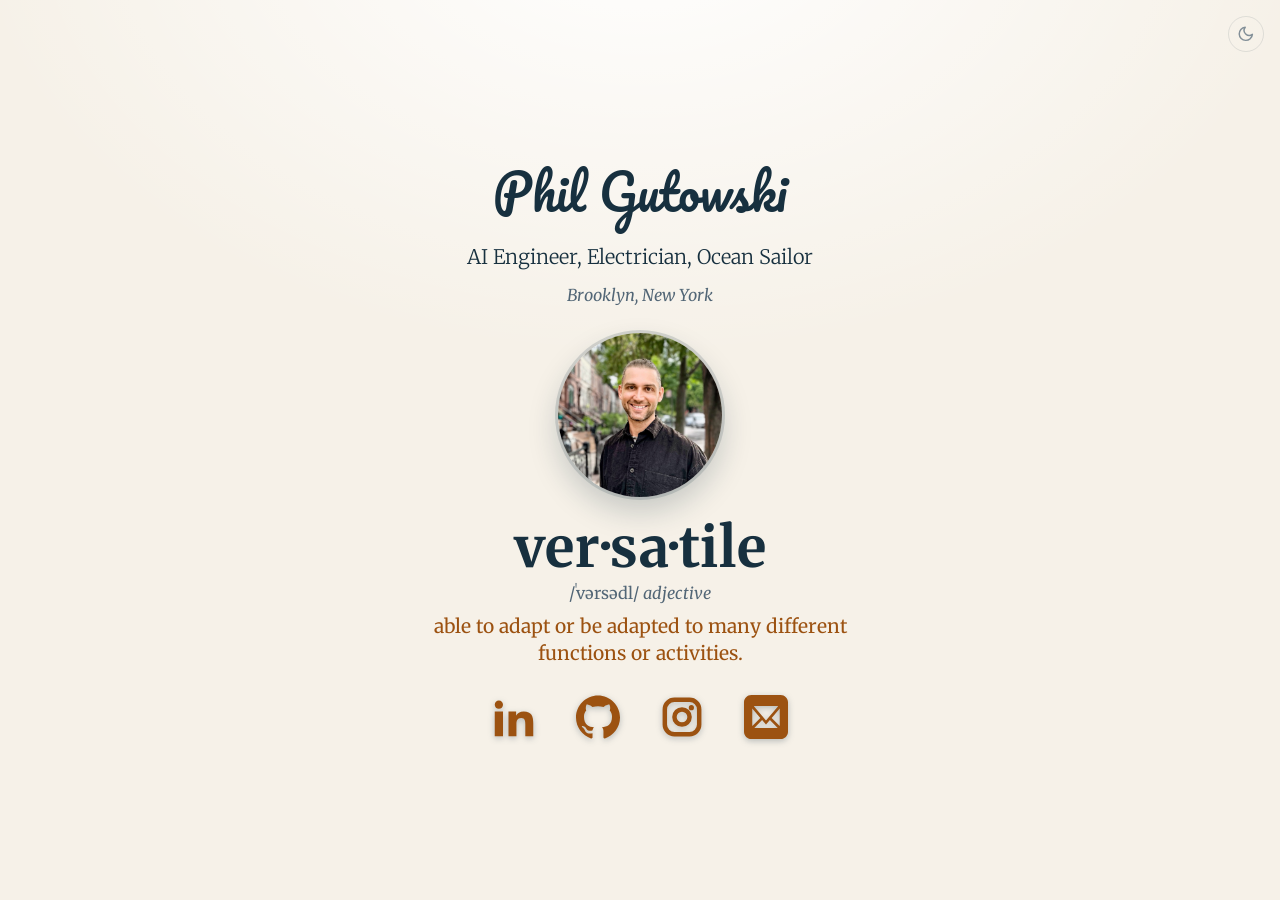
<file: index.html>
<!doctype html>
<html lang="en">
<head>
  <meta charset="utf-8">
  <meta name="viewport" content="width=device-width, initial-scale=1">
  <title>Phil Gutowski</title>
  <meta name="description" content="Phil Gutowski. AI Engineer, Electrician, Ocean Sailor. Brooklyn, New York.">
  <meta name="color-scheme" content="light dark">
  <meta name="theme-color" content="#f6f1e8">
  <script>
    /* Runs before the page paints so the right palette shows from the first frame.
       Order: a choice saved in this browser, then the system preference, then light. */
    (function () {
      var theme = null;
      try { theme = localStorage.getItem("theme"); } catch (e) {}
      if (theme !== "light" && theme !== "dark") {
        theme = window.matchMedia("(prefers-color-scheme: dark)").matches ? "dark" : "light";
      }
      document.documentElement.setAttribute("data-theme", theme);
    })();
  </script>
  <link rel="canonical" href="https://philgutowski.com/">
  <meta property="og:type" content="website">
  <meta property="og:title" content="Phil Gutowski">
  <meta property="og:description" content="AI Engineer, Electrician, Ocean Sailor.">
  <meta property="og:url" content="https://philgutowski.com/">
  <meta property="og:image" content="https://philgutowski.com/img/avatar.jpg">
  <link rel="icon" href="favicon.svg" type="image/svg+xml">
  <link rel="icon" href="favicon.ico" sizes="16x16">
  <link rel="apple-touch-icon" href="apple-touch-icon.png">
  <script type="application/ld+json">
  {
    "@context": "https://schema.org",
    "@type": "Person",
    "name": "Phil Gutowski",
    "url": "https://philgutowski.com/",
    "image": "https://philgutowski.com/img/avatar.jpg",
    "jobTitle": "AI Engineer, Electrician, Ocean Sailor",
    "address": { "@type": "PostalAddress", "addressLocality": "Brooklyn", "addressRegion": "NY", "addressCountry": "US" },
    "email": "mailto:phillip.gutowski@gmail.com",
    "sameAs": [
      "https://www.linkedin.com/in/philgutowski",
      "https://github.com/philgutowski",
      "https://www.instagram.com/electricpassage"
    ]
  }
  </script>
  <link rel="preconnect" href="https://fonts.googleapis.com">
  <link rel="preconnect" href="https://fonts.gstatic.com" crossorigin>
  <link rel="stylesheet" href="https://fonts.googleapis.com/css2?family=Merriweather:ital,wght@0,300;0,400;0,700;1,400&family=Pacifico&display=swap">
  <link rel="stylesheet" href="styles.css">
</head>
<body>
  <button class="theme-toggle" type="button" aria-label="Switch to dark mode">
    <svg class="moon" viewBox="0 0 24 24" aria-hidden="true"><path d="M21 12.8A9 9 0 1 1 11.2 3a7 7 0 0 0 9.8 9.8z"/></svg>
    <svg class="sun" viewBox="0 0 24 24" aria-hidden="true"><circle cx="12" cy="12" r="4"/><path d="M12 2v2M12 20v2M4.9 4.9l1.4 1.4M17.7 17.7l1.4 1.4M2 12h2M20 12h2M4.9 19.1l1.4-1.4M17.7 6.3l1.4-1.4"/></svg>
  </button>

  <main class="card">

    <p class="name">Phil Gutowski</p>
    <p class="tagline">AI Engineer, Electrician, Ocean Sailor</p>
    <p class="location">Brooklyn, New York</p>

    <button class="avatar-button" type="button" aria-label="Enlarge photo">
      <img class="avatar" src="img/avatar.jpg" width="512" height="512" alt="Phil Gutowski">
    </button>

    <section class="word" aria-label="Definition of versatile">
      <h1 class="headword">ver&middot;sa&middot;tile</h1>
      <p class="phonetic">/&#712;v&#601;rs&#601;dl/ <i>adjective</i></p>
      <p class="definition">able to adapt or be adapted to many different functions or activities.</p>
    </section>

    <nav class="links" aria-label="Find me elsewhere">
      <a href="https://www.linkedin.com/in/philgutowski" aria-label="LinkedIn" title="LinkedIn" target="_blank" rel="noopener"><svg><use href="#i-linkedin"/></svg></a>
      <a href="https://github.com/philgutowski" aria-label="GitHub" title="GitHub" target="_blank" rel="noopener"><svg><use href="#i-github"/></svg></a>
      <a href="https://www.instagram.com/electricpassage" aria-label="Instagram" title="Instagram" target="_blank" rel="noopener"><svg><use href="#i-instagram"/></svg></a>
      <a href="mailto:phillip.gutowski@gmail.com" aria-label="Email" title="Email"><svg><use href="#i-mail"/></svg></a>
    </nav>
  </main>

  <div class="lightbox" hidden>
    <img class="lightbox-photo" src="img/avatar-large.jpg" width="1280" height="1280" alt="Phil Gutowski, enlarged" decoding="async" fetchpriority="low">
  </div>

  <svg class="sprite" aria-hidden="true" focusable="false">
    <symbol id="i-linkedin" viewBox="0 0 1024 1024"><path transform="translate(0 960) scale(1 -1)" d="M384 576h177.106v-90.782h2.532c24.64 44.194 84.958 90.782 174.842 90.782 186.946 0 221.52-116.376 221.52-267.734v-308.266h-184.61v273.278c0 65.184-1.334 149.026-96.028 149.026-96.148 0-110.82-70.986-110.82-144.292v-278.012h-184.542v576zM64 576h192v-576h-192v576zM256 736c0-53.019-42.981-96-96-96s-96 42.981-96 96c0 53.019 42.981 96 96 96s96-42.981 96-96z"/></symbol>
    <symbol id="i-github" viewBox="0 0 1024 1024"><path transform="translate(0 960) scale(1 -1)" d="M512.008 947.358c-282.738 0-512.008-229.218-512.008-511.998 0-226.214 146.704-418.132 350.136-485.836 25.586-4.738 34.992 11.11 34.992 24.632 0 12.204-0.48 52.542-0.696 95.324-142.448-30.976-172.504 60.41-172.504 60.41-23.282 59.176-56.848 74.916-56.848 74.916-46.452 31.778 3.51 31.124 3.51 31.124 51.4-3.61 78.476-52.766 78.476-52.766 45.672-78.27 119.776-55.64 149.004-42.558 4.588 33.086 17.852 55.68 32.506 68.464-113.73 12.942-233.276 56.85-233.276 253.032 0 55.898 20.004 101.574 52.76 137.428-5.316 12.9-22.854 64.972 4.952 135.5 0 0 43.006 13.752 140.84-52.49 40.836 11.348 84.636 17.036 128.154 17.234 43.502-0.198 87.336-5.886 128.256-17.234 97.734 66.244 140.656 52.49 140.656 52.49 27.872-70.528 10.35-122.6 5.036-135.5 32.82-35.856 52.694-81.532 52.694-137.428 0-196.654-119.778-239.95-233.79-252.624 18.364-15.89 34.724-47.046 34.724-94.812 0-68.508-0.596-123.644-0.596-140.508 0-13.628 9.222-29.594 35.172-24.566 203.322 67.776 349.842 259.626 349.842 485.768 0 282.78-229.234 511.998-511.992 511.998z"/></symbol>
    <symbol id="i-instagram" viewBox="0 0 1024 1024"><rect x="112" y="112" width="800" height="800" rx="224" fill="none" stroke="currentColor" stroke-width="104"/><circle cx="512" cy="512" r="176" fill="none" stroke="currentColor" stroke-width="104"/><circle cx="730" cy="294" r="60"/></symbol>
    <symbol id="i-mail" viewBox="0 0 1024 1024"><path transform="translate(0 960) scale(1 -1)" d="M853.31 960h-682.62c-93.88 0-170.69-76.784-170.69-170.658v-682.656c0-93.876 76.81-170.686 170.69-170.686h682.622c93.938 0 170.688 76.81 170.688 170.686v682.656c0 93.874-76.75 170.658-170.69 170.658zM256 704h512c9.138 0 18.004-1.962 26.144-5.662l-282.144-329.168-282.144 329.17c8.14 3.696 17.006 5.66 26.144 5.66zM192 256v384c0 1.34 0.056 2.672 0.14 4l187.664-218.94-185.598-185.6c-1.444 5.338-2.206 10.886-2.206 16.54zM768 192h-512c-5.654 0-11.202 0.762-16.54 2.206l182.118 182.118 90.422-105.496 90.424 105.494 182.116-182.118c-5.34-1.442-10.886-2.204-16.54-2.204zM832 256c0-5.654-0.762-11.2-2.206-16.54l-185.598 185.598 187.664 218.942c0.084-1.328 0.14-2.66 0.14-4v-384z"/></symbol>
  </svg>
  <script>
    /* Click the photo to enlarge it, click anywhere to shrink it back.
       The big copy is laid out at its final size in the middle of the screen,
       then a transform places it exactly over the small photo. Removing the
       transform lets the browser animate the move and the growth in one step. */
    (function () {
      var button = document.querySelector(".avatar-button");
      var small = document.querySelector(".avatar");
      var box = document.querySelector(".lightbox");
      var big = document.querySelector(".lightbox-photo");
      var open = false;

      function transformToSmall() {
        var from = small.getBoundingClientRect();
        var to = big.getBoundingClientRect();
        var scale = from.width / to.width;
        var dx = (from.left + from.width / 2) - (to.left + to.width / 2);
        var dy = (from.top + from.height / 2) - (to.top + to.height / 2);
        return "translate(" + dx + "px, " + dy + "px) scale(" + scale + ")";
      }

      function show() {
        if (open) return;
        open = true;
        box.hidden = false;
        big.style.transition = "none";
        big.style.transform = transformToSmall();
        void big.offsetWidth;               /* force the browser to apply the start state */
        big.style.transition = "";
        small.style.visibility = "hidden";
        box.classList.add("is-open");
        big.style.transform = "";
        button.setAttribute("aria-label", "Shrink photo");
      }

      function hide() {
        if (!open) return;
        open = false;
        box.classList.remove("is-open");
        big.style.transform = transformToSmall();
        button.setAttribute("aria-label", "Enlarge photo");
        big.addEventListener("transitionend", function done() {
          big.removeEventListener("transitionend", done);
          box.hidden = true;
          small.style.visibility = "";
        });
      }

      button.addEventListener("click", function () { open ? hide() : show(); });
      box.addEventListener("click", hide);
      document.addEventListener("keydown", function (e) { if (e.key === "Escape") hide(); });
      window.addEventListener("resize", function () { if (open) { box.hidden = true; box.classList.remove("is-open"); small.style.visibility = ""; open = false; } });
    })();
  </script>

  <script>
    /* The toggle flips data-theme, saves the choice, and keeps the label and
       the browser chrome color in step. */
    (function () {
      var root = document.documentElement;
      var button = document.querySelector(".theme-toggle");
      var themeColor = document.querySelector('meta[name="theme-color"]');
      var colors = { light: "#f6f1e8", dark: "#0f1d2b" };

      function apply(theme) {
        root.setAttribute("data-theme", theme);
        button.setAttribute("aria-label", theme === "dark" ? "Switch to light mode" : "Switch to dark mode");
        themeColor.setAttribute("content", colors[theme]);
      }

      apply(root.getAttribute("data-theme"));

      button.addEventListener("click", function () {
        var next = root.getAttribute("data-theme") === "dark" ? "light" : "dark";
        apply(next);
        try { localStorage.setItem("theme", next); } catch (e) {}
      });
    })();
  </script>
</body>
</html>
</file>
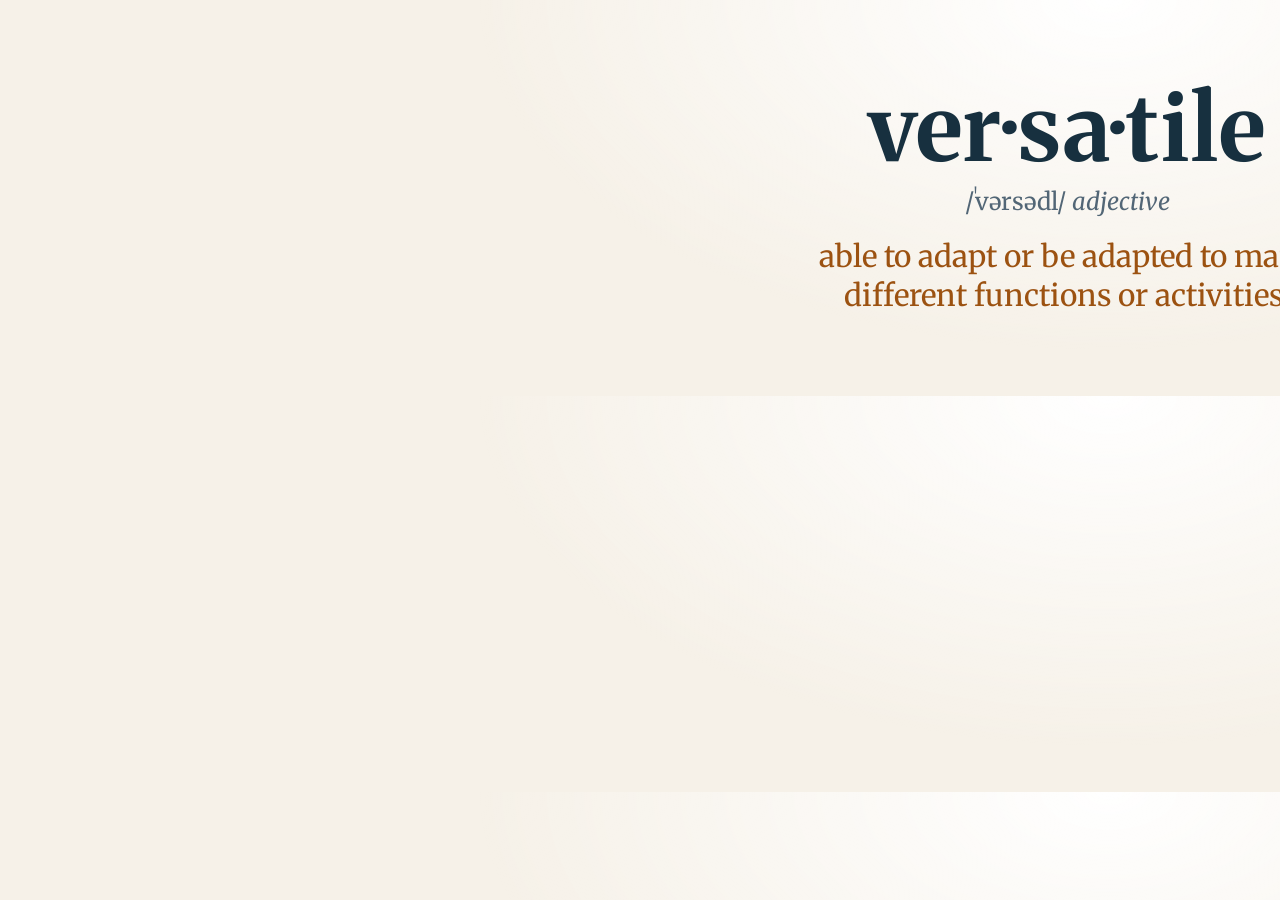
<file: banner/banner.html>
<!doctype html>
<html lang="en">
<head>
  <meta charset="utf-8">
  <title>LinkedIn banner</title>
  <link rel="stylesheet" href="https://fonts.googleapis.com/css2?family=Merriweather:ital,wght@0,300;0,400;0,700;1,400&family=Pacifico&display=block">
  <style>
    /* LinkedIn personal profile banner: 1584 x 396 px.
       LinkedIn lays the round profile photo over the left third of the banner
       on desktop (about 560 px at this size, more on narrow windows), and the
       edit pencil sits in the top right corner. The content is centered in the
       clear region between them. */
    :root {
      --paper: #f6f1e8;
      --glow: #ffffff;
      --ink: #17303f;
      --slate: #526676;
      --copper: #9c5211;
    }
    * { box-sizing: border-box; margin: 0; }
    html, body { width: 1584px; height: 396px; overflow: hidden; }
    body {
      position: relative;
      background: radial-gradient(900px 500px at 70% 0%, var(--glow), transparent 70%), var(--paper);
      color: var(--ink);
      font-family: "Merriweather", Georgia, serif;
    }
    .entry {
      position: absolute;
      left: 660px;
      right: 110px;
      top: 0;
      bottom: 0;
      display: flex;
      flex-direction: column;
      justify-content: center;
      align-items: center;
      text-align: center;
    }
    .headword { font-weight: 700; font-size: 92px; line-height: 1; letter-spacing: 0.01em; }
    .phonetic { color: var(--slate); font-size: 24px; margin-top: 12px; }
    .definition { color: var(--copper); font-size: 30px; line-height: 1.3; margin-top: 20px; max-width: 620px; }
    .site { position: absolute; right: 80px; bottom: 24px; color: var(--slate); font-size: 18px; letter-spacing: 0.04em; }
  </style>
</head>
<body>
  <div class="entry">
    <p class="headword">ver&middot;sa&middot;tile</p>
    <p class="phonetic">/&#712;v&#601;rs&#601;dl/ <i>adjective</i></p>
    <p class="definition">able to adapt or be adapted to many different functions or activities.</p>
  </div>
  <p class="site">philgutowski.com</p>
</body>
</html>
</file>
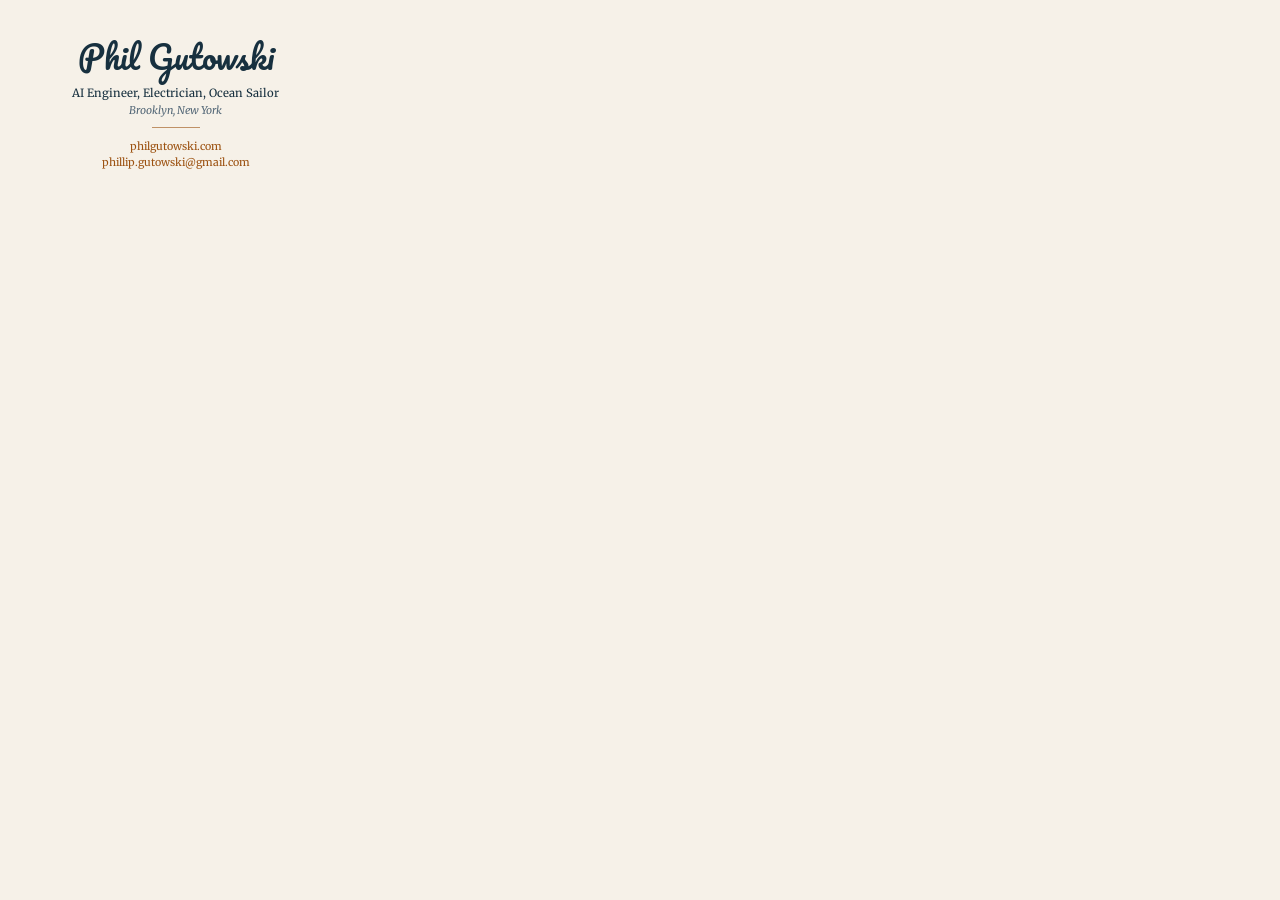
<file: card/back.html>
<!doctype html>
<html lang="en">
<head>
  <meta charset="utf-8">
  <title>Card back</title>
  <link rel="stylesheet" href="https://fonts.googleapis.com/css2?family=Merriweather:ital,wght@0,300;0,400;0,700;1,400&family=Pacifico&display=block">
  <link rel="stylesheet" href="card.css">
  <script>
    /* build.sh opens the page with ?raster to capture a 300 dpi JPEG.
       Zooming by 300/96 makes one CSS inch land on 300 device pixels. */
    if (location.search.includes("raster")) document.documentElement.style.zoom = 300 / 96;
  </script>
</head>
<body class="back">
  <div class="safe">
    <p class="name">Phil Gutowski</p>
    <p class="tagline">AI Engineer, Electrician, Ocean Sailor</p>
    <p class="location">Brooklyn, New York</p>
    <div class="rule"></div>
    <p class="contact">philgutowski.com<br>phillip.gutowski@gmail.com</p>
  </div>
</body>
</html>
</file>
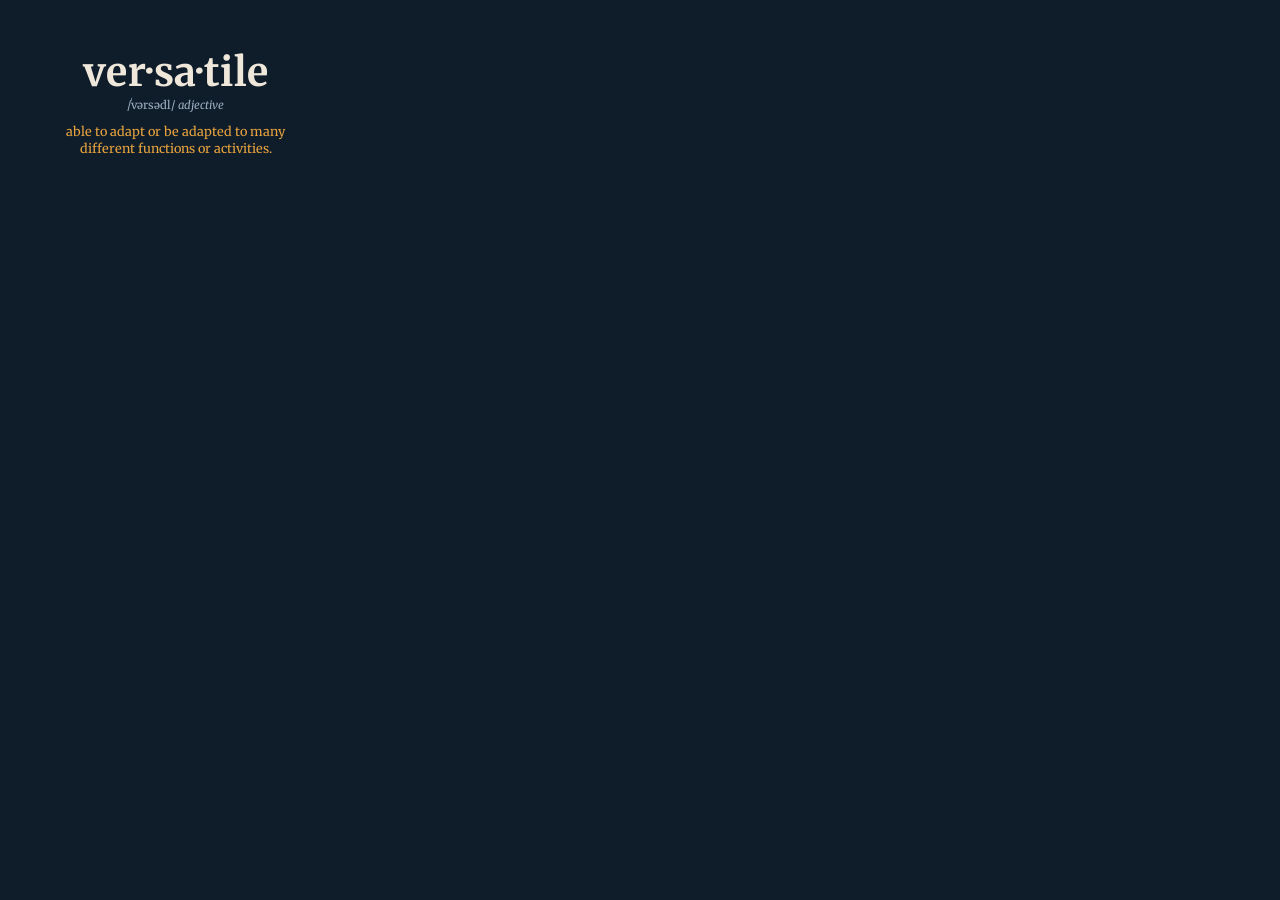
<file: card/front.html>
<!doctype html>
<html lang="en">
<head>
  <meta charset="utf-8">
  <title>Card front</title>
  <link rel="stylesheet" href="https://fonts.googleapis.com/css2?family=Merriweather:ital,wght@0,300;0,400;0,700;1,400&family=Pacifico&display=block">
  <link rel="stylesheet" href="card.css">
  <script>
    /* build.sh opens the page with ?raster to capture a 300 dpi JPEG.
       Zooming by 300/96 makes one CSS inch land on 300 device pixels. */
    if (location.search.includes("raster")) document.documentElement.style.zoom = 300 / 96;
  </script>
</head>
<body class="front">
  <div class="safe">
    <p class="headword">ver&middot;sa&middot;tile</p>
    <p class="phonetic">/&#712;v&#601;rs&#601;dl/ <i>adjective</i></p>
    <p class="definition">able to adapt or be adapted to many different functions or activities.</p>
  </div>
</body>
</html>
</file>
<file: styles.css>
/* philgutowski.com
   One plain CSS file. No preprocessor, no build step.
   Change the palette and fonts in :root and everything below follows. */

/* Light palette (default). */
:root {
  --bg: #f6f1e8;          /* warm paper */
  --bg-glow: #ffffff;     /* glow behind the card */
  --text: #17303f;        /* navy */
  --muted: #526676;       /* slate for secondary text */
  --accent: #9c5211;      /* copper, the one accent color */
  --ring: rgba(23, 48, 63, 0.15);
  --avatar-shadow: 0 14px 30px rgba(23, 48, 63, 0.22);
  --icon-shadow: 0 2px 3px rgba(23, 48, 63, 0.28);

  --font-body: "Merriweather", Georgia, "Times New Roman", serif;
  --font-name: "Pacifico", "Brush Script MT", cursive;
  color-scheme: light;
}

/* Dark palette. The script in index.html sets data-theme on <html>
   from the saved choice or the system preference. */
:root[data-theme="dark"] {
  --bg: #0f1d2b;          /* deep navy */
  --bg-glow: #1b3247;
  --text: #eee7da;        /* warm sand */
  --muted: #9db0c2;
  --accent: #e8a33d;      /* amber */
  --ring: rgba(238, 231, 218, 0.18);
  --avatar-shadow: 0 18px 40px rgba(0, 0, 0, 0.45);
  --icon-shadow: 0 2px 4px rgba(0, 0, 0, 0.5);
  color-scheme: dark;
}

*, *::before, *::after { box-sizing: border-box; }

html { -webkit-text-size-adjust: 100%; }

body {
  margin: 0;
  min-height: 100svh;
  display: grid;
  place-items: center;
  padding: clamp(1rem, 4vw, 2.5rem);
  background:
    radial-gradient(60rem 40rem at 50% -10%, var(--bg-glow), transparent 70%),
    var(--bg);
  color: var(--text);
  font-family: var(--font-body);
  font-size: clamp(0.95rem, 0.9rem + 0.3vw, 1.075rem);
  line-height: 1.55;
  -webkit-font-smoothing: antialiased;
  transition: background-color 250ms ease, color 250ms ease;
}

.card {
  width: 100%;
  max-width: 36rem;
  text-align: center;
  display: flex;
  flex-direction: column;
  align-items: center;
  gap: 0.5rem;
}

/* The dictionary entry */
.word { margin-bottom: 0.25rem; }

.headword {
  margin: 0;
  font-weight: 700;
  font-size: clamp(2.25rem, 1.5rem + 3.5vw, 3.5rem);
  line-height: 1.1;
  letter-spacing: 0.01em;
}

.phonetic {
  margin: 0.15rem 0 0;
  color: var(--muted);
  font-size: 0.95em;
}

.definition {
  margin: 0.4rem 0 0;
  max-width: 28rem;
  color: var(--accent);
  font-size: clamp(1rem, 0.95rem + 0.4vw, 1.2rem);
  line-height: 1.4;
  text-wrap: pretty;
}

.avatar-button {
  padding: 0;
  border: 0;
  background: none;
  border-radius: 50%;
  cursor: zoom-in;
  line-height: 0;
  margin: 1rem 0 0.75rem;
}

.avatar-button:focus-visible {
  outline: 2px solid var(--accent);
  outline-offset: 4px;
}

.avatar {
  display: block;
  width: clamp(7.25rem, 31.5vw, 10.3rem);
  height: auto;
  border-radius: 50%;
  box-shadow: 0 0 0 3px var(--ring), var(--avatar-shadow);
}

/* Enlarged photo: a dimmed backdrop over the page with the big circle centered. */
.lightbox {
  position: fixed;
  inset: 0;
  z-index: 10;
  display: grid;
  place-items: center;
  background: color-mix(in srgb, var(--bg) 0%, transparent);
  cursor: zoom-out;
  transition: background-color 350ms ease;
}

.lightbox[hidden] { display: none; }   /* our display: grid above would otherwise beat the hidden attribute */

.lightbox.is-open {
  background: color-mix(in srgb, var(--bg) 82%, transparent);
}

.lightbox-photo {
  width: min(88vw, 70vh, 26rem);
  height: auto;
  border-radius: 50%;
  box-shadow: 0 0 0 4px var(--ring), var(--avatar-shadow);
  transform-origin: center;
  transition: transform 350ms cubic-bezier(0.2, 0.8, 0.2, 1);
  will-change: transform;
}

.name {
  margin: 0 0 0.25rem;
  font-family: var(--font-name);
  font-size: clamp(2rem, 1.4rem + 3vw, 3rem);
  line-height: 1.3;
}

.tagline {
  margin: 0.35rem 0 0;
  font-weight: 300;
  font-size: clamp(1rem, 0.9rem + 0.6vw, 1.25rem);
}

.location {
  margin: 0.2rem 0 0;
  color: var(--muted);
  font-style: italic;
  font-size: 0.95em;
}

/* Icon sprite: the shapes live once here and each link reuses one by id.
   Zero size and absolute so it takes no space in the layout. */
.sprite { position: absolute; width: 0; height: 0; overflow: hidden; }

.links {
  margin-top: 1rem;
  display: flex;
  justify-content: center;
  gap: clamp(1.25rem, 5vw, 2.5rem);
}

.links a {
  display: block;
  color: var(--accent);
  line-height: 0;
  transition: color 120ms ease, transform 120ms ease;
}

.links svg {
  width: clamp(2rem, 8vw, 2.75rem);
  height: clamp(2rem, 8vw, 2.75rem);
  fill: currentColor;
  /* filter follows the icon's shape, unlike box-shadow which would shadow the square */
  filter: drop-shadow(var(--icon-shadow));
}

.links a:hover,
.links a:focus-visible {
  color: var(--text);
  transform: translateY(-2px);
  outline: none;
}

/* Theme toggle: a small circle in the top right corner. */
.theme-toggle {
  position: fixed;
  top: 1rem;
  right: 1rem;
  width: 2.25rem;
  height: 2.25rem;
  padding: 0;
  border: 1px solid var(--ring);
  border-radius: 50%;
  background: transparent;
  color: var(--muted);
  cursor: pointer;
  display: grid;
  place-items: center;
  opacity: 0.7;
  transition: opacity 120ms ease, color 120ms ease, border-color 120ms ease;
}

.theme-toggle:hover,
.theme-toggle:focus-visible {
  opacity: 1;
  color: var(--accent);
  border-color: var(--accent);
  outline: none;
}

.theme-toggle svg {
  width: 1.1rem;
  height: 1.1rem;
  fill: none;
  stroke: currentColor;
  stroke-width: 2;
  stroke-linecap: round;
  stroke-linejoin: round;
}

/* Show the moon in light mode and the sun in dark mode. */
.theme-toggle .sun { display: none; }
:root[data-theme="dark"] .theme-toggle .sun { display: block; }
:root[data-theme="dark"] .theme-toggle .moon { display: none; }

@media (prefers-reduced-motion: reduce) {
  body, .links a, .theme-toggle, .lightbox, .lightbox-photo { transition: none; }
}
</file>
<file: card/card.css>
/* Business card faces for MOO standard US cards.
   Bleed 3.66 x 2.16 in, trim 3.50 x 2.00 in, safe area 3.34 x 1.84 in.
   The page is the bleed size. The .safe box is inset 0.16 in on every side
   (0.08 in bleed plus 0.08 in safe margin), so everything inside it survives the cut. */

@page { size: 3.66in 2.16in; margin: 0; }

:root {
  --navy: #0f1d2b;
  --sand: #eee7da;
  --muted-dark: #9db0c2;
  --amber: #e8a33d;
  --paper: #f6f1e8;
  --ink: #17303f;
  --slate: #526676;
  --copper: #9c5211;
}

* { box-sizing: border-box; margin: 0; }

html, body { width: 3.66in; height: 2.16in; overflow: hidden; }

body {
  position: relative;   /* the .safe box measures its inset from the card, not the window */
  font-family: "Merriweather", Georgia, serif;
  -webkit-print-color-adjust: exact;
  print-color-adjust: exact;
}

.safe {
  position: absolute;
  inset: 0.16in;
  display: flex;
  flex-direction: column;
  align-items: center;
  justify-content: center;
  text-align: center;
}

/* Front: the dictionary entry on navy */
.front { background: var(--navy); color: var(--sand); }
.front .headword { font-weight: 700; font-size: 30pt; line-height: 1.1; letter-spacing: 0.01em; }
.front .phonetic { color: var(--muted-dark); font-size: 8.5pt; margin-top: 3pt; }
.front .definition { color: var(--amber); font-size: 9.5pt; line-height: 1.35; margin-top: 8pt; max-width: 2.6in; }

/* Back: name and details on paper */
.back { background: var(--paper); color: var(--ink); }
.back .name { font-family: "Pacifico", cursive; font-size: 24pt; line-height: 1.3; }
.back .tagline { font-size: 8.5pt; margin-top: 6pt; }
.back .location { color: var(--slate); font-style: italic; font-size: 8pt; margin-top: 3pt; }
.back .rule { width: 0.5in; height: 1px; background: var(--copper); opacity: 0.6; margin: 8pt 0; }
.back .contact { color: var(--copper); font-size: 8pt; line-height: 1.5; }
</file>
